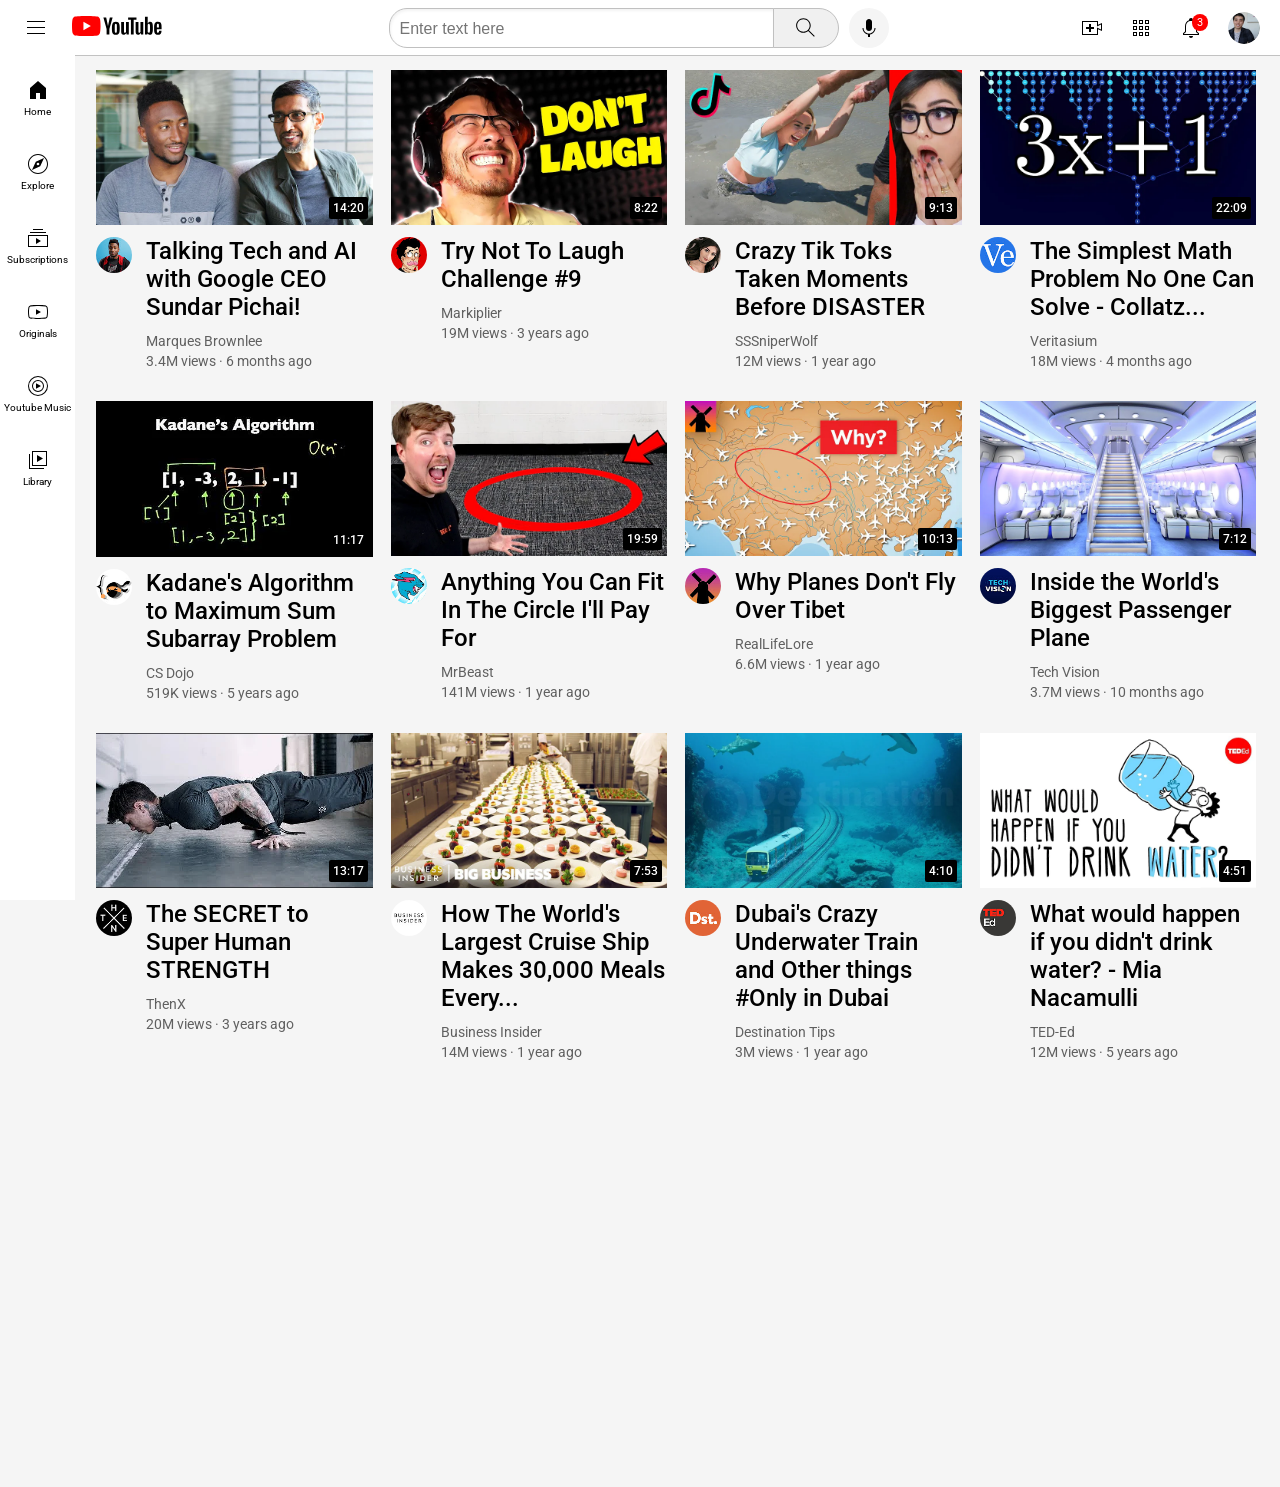
<file: index.html>
<!DOCTYPE html>
<html>
  <head>
    <title>Youtube Clone</title>
    <link rel="preconnect" href="https://fonts.googleapis.com">
    <link rel="preconnect" href="https://fonts.gstatic.com" crossorigin>
    <link href="https://fonts.googleapis.com/css2?family=Montserrat:wght@400;700;900&family=Roboto:wght@400;500;700&display=swap" rel="stylesheet">
    <link rel="stylesheet" href="styles/video.css">
    <link rel="stylesheet" href="styles/header.css">
    <link rel="stylesheet" href="styles/general.css">
    <link rel="stylesheet" href="styles/sidebar.css">
  </head>

  <body> 
    <header class="header">
      <div class="left-section">
        <img class="hamburger-menu" src="icons/hamburger-menu.svg">
        <a href="https://www.youtube.com">
          <img class="youtube-logo" src="icons/youtube-logo.svg">
        </a>
      </div>
      
      <div class="middle-section">
        <input class="search-bar" type="text" placeholder="Enter text here">
      <button class="search-button">
        <img class="search-icon" src="icons/search.svg">
      <div class="tooltip">Search</div>
      </button>
      <button class="voice-search-button">
        <img class="voice-search-icon" src="icons/voice-search-icon.svg">
        <div class="tooltip">Search with your voice</div>
      </button>
      </div>
      
      <div class="right-section">
        <div class="upload-icon-container">
          <img class="upload-icon" src="icons/upload.svg">
          <div class="tooltip">Create</div>
        </div>
        <div class="youtube-apps-container">
          <img class="youtube-apps-icon" src="icons/youtube-apps.svg">
          <div class="tooltip">Youtube Apps</div>
        </div>
        
        <div class="notifications-icon-container">
          <div class="notifications-icon-container2">
            <img class="notifications-icon" src="icons/notifications.svg">
            <div class="tooltip">Notifications</div>
          </div>
        <div class="notifications-count">3</div>
        </div>
        <img class="current-user-picture" src="icons/my-channel.jpeg">
      </div>
    </header>
    
    <nav class="sidebar">
     <div class="sidebar-link">
      <img src="icons/home.svg">
      <div>Home</div>
     </div>
     <div class="sidebar-link">
      <img src="icons/explore.svg">
      <div>Explore</div>
     </div>
     <div class="sidebar-link">
      <img src="icons/subscriptions.svg">
      <div>Subscriptions</div>
     </div>
     <div class="sidebar-link">
      <img src="icons/originals.svg">
      <div>Originals</div>
    </div>
     <div class="sidebar-link">
      <img src="icons/youtube-music.svg">
      <div>Youtube Music</div>
    </div>
     <div class="sidebar-link">
      <img src="icons/library.svg">
      <div>Library</div>
    </div>
  </nav>

  <main>
    <section class="video-grid">

      <div class="video-preview">
          <div class="thumbnail-row">
          <a href="https://www.youtube.com/watch?v=n2RNcPRtAiY">
            <img class="thumbnail" src="thumbnails/thumbnail-1.webp">
          </a>
        <div class="video-time">14:20</div>
        </div>
        
        <div class="video-info-grid">
          <div class="channel-picture">
            <a href="https://www.youtube.com/c/mkbhd">
              <img class="profile-picture" src="channel-pictures/channel-1.jpeg">
            </a>
            <!--Put position absolute inside position relative-->
            <div class="channel-tooltip">
              <div class="tooltip-row">
                <img class="tooltip-picture" src="channel-pictures/channel-1.jpeg">
              <div class="tooltip-stat">
                <p class="author-name">Marques Brownlee</p>
                <p class="subscription-stat">15M subscribers</p>
              </div>
              </div>
            </div>
          </div>
      
          <div class="video-info">
            <p class="video-title">
              <a 
              href="https://www.youtube.com/watch?v=n2RNcPRtAiY">
                Talking Tech and AI with Google CEO Sundar Pichai!</a>
            </p>
            <p class="video-author">
              <a href="https://www.youtube.com/c/mkbhd">Marques Brownlee</a>
            </p>
            <p class="video-stats">
              3.4M views &#183; 6 months ago
            </p>
          </div>              
        </div>
      </div>
  
      <div class="video-preview">
        <div class="thumbnail-row">
          <a href="https://www.youtube.com/watch?v=mP0RAo9SKZk">
            <img class="thumbnail" src="thumbnails/thumbnail-2.webp">
          </a>
          <div class="video-time">8:22</div>
        </div>
                
        <div class="video-info-grid">
          <div class="channel-picture">
            <a href="https://www.youtube.com/c/markiplier">
             <img class="profile-picture" src="channel-pictures/channel-2.jpeg">  
            </a>
            <div class="channel-tooltip">
              <div class="tooltip-row">
                <img class="tooltip-picture" src="channel-pictures/channel-2.jpeg">
              <div class="tooltip-stat">
                <p class="author-name">Markiplier</p>
                <p class="subscription-stat">30M subscribers</p>
              </div>
              </div>
            </div>
          </div>
  
          <div class="video-info">
            <p class="video-title">
              <a href="https://www.youtube.com/watch?v=mP0RAo9SKZk">
                Try Not To Laugh Challenge #9
              </a>
            </p>
            <p class="video-author">
              <a href="https://www.youtube.com/c/markiplier">
                Markiplier
              </a>
            </p>
            <p class="video-stats">
              19M views &#183; 3 years ago
            </p>
          </div>              
        </div>
      </div>
  
      <div class="video-preview">
        <div class="thumbnail-row">
          <a href="https://www.youtube.com/watch?v=FgjPQQeTh1w">
            <img class="thumbnail" src="thumbnails/thumbnail-3.webp">
          </a>
          <div class="video-time">9:13</div>
        </div>
                
        <div class="video-info-grid">
          <div class="channel-picture">
            <a href="https://www.youtube.com/user/SSSniperWolf">
              <img class="profile-picture" src="channel-pictures/channel-3.jpeg">
            </a>
            <div class="channel-tooltip">
              <div class="tooltip-row">
                <img class="tooltip-picture" src="channel-pictures/channel-3.jpeg">
              <div class="tooltip-stat">
                <p class="author-name">SSSniperWolf</p>
                <p class="subscription-stat">24M subscribers</p>
              </div>
              </div>
            </div>
          </div>
  
          <div class="video-info">
            <p class="video-title">
              <a href="https://www.youtube.com/watch?v=FgjPQQeTh1w">
                Crazy Tik Toks Taken Moments Before DISASTER
              </a>
            </p>
            <p class="video-author">
              <a href="https://www.youtube.com/user/SSSniperWolf">
                SSSniperWolf
              </a>
            </p>
            <p class="video-stats">
              12M views &#183; 1 year ago
            </p>
          </div>              
        </div>
      </div>
  
      <div class="video-preview">
        <div class="thumbnail-row">
          <a href="https://www.youtube.com/watch?v=094y1Z2wpJg">
            <img class="thumbnail" src="thumbnails/thumbnail-4.webp">
          </a>
          <div class="video-time">22:09</div>
        </div>
                
        <div class="video-info-grid">
          <div class="channel-picture">
            <a href="https://www.youtube.com/c/veritasium">
              <img class="profile-picture" src="channel-pictures/channel-4.jpeg">
            </a>
            <div class="channel-tooltip">
              <div class="tooltip-row">
                <img class="tooltip-picture" src="channel-pictures/channel-4.jpeg">
              <div class="tooltip-stat">
                <p class="author-name">Veritasium</p>
                <p class="subscription-stat">36M subscribers</p>
              </div>
              </div>
            </div>
          </div>
  
          <div class="video-info">
            <p class="video-title">
              <a href="https://www.youtube.com/watch?v=094y1Z2wpJg">
                The Simplest Math Problem No One Can Solve - Collatz...
              </a>
            </p>
            <p class="video-author">
              <a href="https://www.youtube.com/c/veritasium">
                Veritasium
              </a>
            </p>
            <p class="video-stats">
              18M views &#183; 4 months ago
            </p>
          </div>              
        </div>
      </div>
  
      <div class="video-preview">
        <div class="thumbnail-row">
          <a href="https://www.youtube.com/watch?v=86CQq3pKSUw">
            <img class="thumbnail" src="thumbnails/thumbnail-5.webp">
          </a>
          <div class="video-time">11:17</div>
        </div>
                
        <div class="video-info-grid">
          <div class="channel-picture">
            <a href="https://www.youtube.com/c/CSDojo">
              <img class="profile-picture" src="channel-pictures/channel-5.jpeg">
            </a>
            <div class="channel-tooltip">
              <div class="tooltip-row">
                <img class="tooltip-picture" src="channel-pictures/channel-5.jpeg">
              <div class="tooltip-stat">
                <p class="author-name">CS Dojo</p>
                <p class="subscription-stat">6M subscribers</p>
              </div>
              </div>
            </div>
          </div>
  
          <div class="video-info">
            <p class="video-title">
              <a href="https://www.youtube.com/watch?v=86CQq3pKSUw">
                Kadane's Algorithm to Maximum Sum Subarray Problem
              </a>
            </p>
            <p class="video-author">
              <a href="https://www.youtube.com/c/CSDojo">
                CS Dojo
              </a>
            </p>
            <p class="video-stats">
              519K views &#183; 5 years ago
            </p>
          </div>              
        </div>
      </div>
  
      <div class="video-preview">
        <div class="thumbnail-row">
          <a href="https://www.youtube.com/watch?v=yXWw0_UfSFg">
            <img class="thumbnail" src="thumbnails/thumbnail-6.webp">
          </a>
          <div class="video-time">19:59</div>
        </div>
                
        <div class="video-info-grid">
          <div class="channel-picture">
            <a href="https://www.youtube.com/channel/UCX6OQ3DkcsbYNE6H8uQQuVA">
              <img class="profile-picture" src="channel-pictures/channel-6.jpeg">
            </a>
            <div class="channel-tooltip">
              <div class="tooltip-row">
                <img class="tooltip-picture" src="channel-pictures/channel-6.jpeg">
              <div class="tooltip-stat">
                <p class="author-name">MrBeast</p>
                <p class="subscription-stat">200M subscribers</p>
              </div>
              </div>
            </div>
          </div>
  
          <div class="video-info">
            <p class="video-title">
              <a href="https://www.youtube.com/watch?v=yXWw0_UfSFg">
                Anything You Can Fit In The Circle I'll Pay For
              </a>
            </p>
            <p class="video-author">
              <a href="https://www.youtube.com/channel/UCX6OQ3DkcsbYNE6H8uQQuVA">
                MrBeast
              </a>
            </p>
            <p class="video-stats">
              141M views &#183; 1 year ago
            </p>
          </div>              
        </div>
      </div>
  
      <div class="video-preview">
        <div class="thumbnail-row">
          <a href="https://www.youtube.com/watch?v=fNVa1qMbF9Y">
            <img class="thumbnail" src="thumbnails/thumbnail-7.webp">
          </a>
          <div class="video-time">10:13</div>
        </div>
                
        <div class="video-info-grid">
          <div class="channel-picture">
            <a href="https://www.youtube.com/channel/UCP5tjEmvPItGyLhmjdwP7Ww">
              <img class="profile-picture" src="channel-pictures/channel-7.jpeg">
            </a>
            <div class="channel-tooltip">
              <div class="tooltip-row">
                <img class="tooltip-picture" src="channel-pictures/channel-7.jpeg">
              <div class="tooltip-stat">
                <p class="author-name">RealLifeLore</p>
                <p class="subscription-stat">14M subscribers</p>
              </div>
              </div>
            </div>
          </div>
  
          <div class="video-info">
            <p class="video-title">
              <a href="https://www.youtube.com/watch?v=fNVa1qMbF9Y">
                Why Planes Don't Fly Over Tibet
              </a>
            </p>
            <p class="video-author">
              <a href="https://www.youtube.com/channel/UCP5tjEmvPItGyLhmjdwP7Ww">
                RealLifeLore
              </a>
            </p>
            <p class="video-stats">
              6.6M views &#183; 1 year ago
            </p>
          </div>              
        </div>
      </div>
    
      <div class="video-preview">
        <div class="thumbnail-row">
          <a href="https://www.youtube.com/watch?v=lFm4EM1juls">
            <img class="thumbnail" src="thumbnails/thumbnail-8.webp">
          </a>
          <div class="video-time">7:12</div>
        </div>
                
        <div class="video-info-grid">
          <div class="channel-picture">
            <a href="https://www.youtube.com/channel/UCHAK6CyegY22Zj2GWrcaIxg">
              <img class="profile-picture" src="channel-pictures/channel-8.jpeg">
            </a>
            <div class="channel-tooltip">
              <div class="tooltip-row">
                <img class="tooltip-picture" src="channel-pictures/channel-8.jpeg">
              <div class="tooltip-stat">
                <p class="author-name">Tech Vision</p>
                <p class="subscription-stat">9M subscribers</p>
              </div>
              </div>
            </div>
          </div>
  
          <div class="video-info">
            <p class="video-title">
              <a href="https://www.youtube.com/watch?v=lFm4EM1juls">
                Inside the World's Biggest Passenger Plane
              </a>
            </p>
            <p class="video-author">
              <a href="https://www.youtube.com/channel/UCHAK6CyegY22Zj2GWrcaIxg">
                Tech Vision
              </a>
            </p>
            <p class="video-stats">
              3.7M views &#183; 10 months ago
            </p>
          </div>              
        </div>
      </div>
  
      <div class="video-preview">
        <div class="thumbnail-row">
          <a href="https://www.youtube.com/watch?v=ixmxOlcrlUc">
            <img class="thumbnail" src="thumbnails/thumbnail-9.webp">
          </a>
          <div class="video-time">13:17</div>
        </div>
                
        <div class="video-info-grid">
          <div class="channel-picture">
            <a href="https://www.youtube.com/c/OFFICIALTHENXSTUDIOS">
              <img class="profile-picture" src="channel-pictures/channel-9.jpeg">
            </a>
            <div class="channel-tooltip">
              <div class="tooltip-row">
                <img class="tooltip-picture" src="channel-pictures/channel-9.jpeg">
              <div class="tooltip-stat">
                <p class="author-name">ThenX</p>
                <p class="subscription-stat">40M subscribers</p>
              </div>
              </div>
            </div>
          </div>
  
          <div class="video-info">
            <p class="video-title">
              <a href="https://www.youtube.com/watch?v=ixmxOlcrlUc">
                The SECRET to Super Human STRENGTH
              </a>
            </p>
            <p class="video-author">
              <a href="https://www.youtube.com/c/OFFICIALTHENXSTUDIOS">
                ThenX
              </a>
            </p>
            <p class="video-stats">
              20M views &#183; 3 years ago
            </p>
          </div>              
        </div>
      </div>
  
      <div class="video-preview">
        <div class="thumbnail-row">
          <a href="https://www.youtube.com/watch?v=R2vXbFp5C9o">
            <img class="thumbnail" src="thumbnails/thumbnail-10.webp">
          </a>
          <div class="video-time">7:53</div>
        </div>
                
        <div class="video-info-grid">
          <div class="channel-picture">
            <a href="https://www.youtube.com/user/businessinsider">
              <img class="profile-picture" src="channel-pictures/channel-10.jpeg">
            </a>
            <div class="channel-tooltip">
              <div class="tooltip-row">
                <img class="tooltip-picture" src="channel-pictures/channel-10.jpeg">
              <div class="tooltip-stat">
                <p class="author-name">Business Insider</p>
                <p class="subscription-stat">28M subscribers</p>
              </div>
              </div>
            </div>
          </div>
  
          <div class="video-info">
            <p class="video-title">
              <a href="https://www.youtube.com/watch?v=R2vXbFp5C9o">
                How The World's Largest Cruise Ship Makes 30,000 Meals Every...
              </a>
            </p>
            <p class="video-author">
              <a href="https://www.youtube.com/user/businessinsider">
                Business Insider
              </a>
            </p>
            <p class="video-stats">
              14M views &#183; 1 year ago
            </p>
          </div>              
        </div>
      </div>
  
      <div class="video-preview">
        <div class="thumbnail-row">
          <a href="https://www.youtube.com/watch?v=0nZuYyXET3s">
            <img class="thumbnail" src="thumbnails/thumbnail-11.webp">
          </a>
          <div class="video-time">4:10</div>
        </div>
                
        <div class="video-info-grid">
          <div class="channel-picture">
            <a href="https://www.youtube.com/c/Destinationtips">
              <img class="profile-picture" src="channel-pictures/channel-11.jpeg">
            </a>
            <div class="channel-tooltip">
              <div class="tooltip-row">
                <img class="tooltip-picture" src="channel-pictures/channel-11.jpeg">
              <div class="tooltip-stat">
                <p class="author-name">Destination Tips</p>
                <p class="subscription-stat">6M subscribers</p>
              </div>
              </div>
            </div>
          </div>
  
          <div class="video-info">
            <p class="video-title">
              <a href="https://www.youtube.com/watch?v=0nZuYyXET3s">
                Dubai's Crazy Underwater Train and Other things #Only in Dubai
              </a>
            </p>
            <p class="video-author">
              <a href="https://www.youtube.com/c/Destinationtips">
                Destination Tips
              </a>
            </p>
            <p class="video-stats">
              3M views &#183; 1 year ago
            </p>
          </div>              
        </div>
      </div>
  
      <div class="video-preview">
        <div class="thumbnail-row">
          <a href="https://www.youtube.com/watch?v=9iMGFqMmUFs">
            <img class="thumbnail" src="thumbnails/thumbnail-12.webp">
          </a>
          <div class="video-time">4:51</div>
        </div>
                
        <div class="video-info-grid">
          <div class="channel-picture">
            <a href="https://www.youtube.com/teded">
              <img class="profile-picture" src="channel-pictures/channel-12.jpeg">
            </a>
            <div class="channel-tooltip">
              <div class="tooltip-row">
                <img class="tooltip-picture" src="channel-pictures/channel-12.jpeg">
              <div class="tooltip-stat">
                <p class="author-name">TED-Ed</p>
                <p class="subscription-stat">24M subscribers</p>
              </div>
              </div>
            </div>
          </div>
  
          <div class="video-info">
            <p class="video-title">
              <a href="https://www.youtube.com/watch?v=9iMGFqMmUFs">
                What would happen if you didn't drink water? - Mia Nacamulli
              </a>
            </p>
            <p class="video-author">
              <a href="https://www.youtube.com/teded">
                TED-Ed
              </a>
            </p>
            <p class="video-stats">
              12M views &#183; 5 years ago
            </p>
          </div>              
        </div>
      </div>
    </section>
  </main>
  </body>
</html>
</file>
<file: styles/video.css>
.thumbnail {
  width: 100%;
}

.thumbnail-row {
  position: relative;
  margin-bottom: 8px;
}

 .profile-picture {
  width: 36px;
  border-radius: 50px;
}

.video-title {
  margin-top: 0;
  font-size: 14px;
  font-weight: 500;
  line-height: 18px;
  margin-bottom: 10px;
}

.video-author, .video-stats {
  font-size: 12px;
  color: rgb(96, 96, 96);
  line-height: 20px;
}

.video-info-grid {
  display: grid;
  grid-template-columns: 50px 1fr;
}

.channel-picture .channel-tooltip {
  display: inline-block;
  min-width: 220px;
  max-width: 250px;
  height: 70px;
  background-color: white;
  border-radius: 10px;
  z-index: 400;
  box-shadow: 5px 5px 7px rgba(0, 0, 0, 0.4);

  position: relative;
  bottom: -10px;
  opacity: 0;
  transition: opacity 0.15s;
  pointer-events: none;
}

.tooltip-row {
  display: flex;
  align-items: center;
  padding-top: 10px;
  padding-left: 10px;
  font-family: Roboto, Arial;
  position: absolute;
}

.channel-picture:hover .channel-tooltip {
  opacity: 1;
}

.tooltip-picture {
  width: 45px;
  border-radius: 25px;
  margin-right: 8px;
}

.video-grid {
  display: grid;
  grid-template-columns: 1fr 1fr 1fr;
  column-gap: 18px;
  row-gap: 30px;
}

@media (max-width: 750px) {
  .video-grid {
    grid-template-columns: 1fr 1fr;
  }
}

@media (min-width: 751px) and (max-width: 999px) {
  .video-grid {
    grid-template-columns: 1fr 1fr 1fr;
  }
}

@media (min-width: 1000px) {
  .video-grid {
    grid-template-columns: 1fr 1fr 1fr 1fr;
  }

  .video-title {
    font-size: 24px;
    line-height: 28px;
  }

  .video-author, .video-stats {
    font-size: 14px;
  }
}

.author-name {
  font-size: 16px;
  font-weight: 500;
  line-height: 22px;
}

.subscription-stat {
  font-size: 14px;
  color: gray;
  line-height: 22px;
}
.video-time {
  background-color: black;
  color: white;
  position: absolute;
  bottom: 10px;
  right: 5px;
  font-size: 12px;
  font-weight: 500;
  padding: 4px;
  border-radius: 2px;
}

.video-title a, .video-author a {
  text-decoration: none;
  color: inherit;
}
</file>
<file: styles/header.css>
.header {
  height: 55px;
  display: flex;
  flex-direction: row;
  justify-content: space-between;

  position: fixed;
  top: 0;
  left: 0;
  right: 0;
  z-index: 100;
  background-color: white;

  border-bottom-width: 1px;
  border-bottom-color: rgb(194, 194, 194);
  border-bottom-style: solid;
}

.left-section {
  align-items: center;
  display: flex;
}

.hamburger-menu {
  height: 24px;
  margin-left: 24px;
  margin-right: 24px;
}

.youtube-logo {
  height: 20px;
}

.middle-section {
  flex: 1;
  margin-left: 70px;
  margin-right: 35px;
  max-width: 500px;
  display: flex;
  align-items: center;
}

.search-bar {
  flex: 1; 
  height: 36px;
  padding-left: 10px;
  font-size: 20px;
  border: 1px solid rgb(192, 192, 192);
  border-radius: 2px;
  box-shadow: inset 1px 2px 3px rgba(0, 0, 0, 0.05);
  width: 0;
  border-radius: 18px 0px 0px 18px;
}

.search-bar::placeholder {
  font-size: 16px;
  
}
.search-button {
  height: 40px;
  width: 66px;
  background-color: rgb(240, 240, 240);
  border-width: 1px;
  border-style: solid;
  border-color: rgb(192, 192, 192);
  margin-left: -1px;
  margin-right: 10px;
  border-radius: 0px 20px 20px 0px; 
}

.search-button, 
.voice-search-button, 
.upload-icon-container,
.youtube-apps-container, 
.notifications-icon-container2 {
  display: flex;
  justify-content: center;
  align-items: center;
  position: relative;
  cursor: pointer;
}

.search-button .tooltip, 
.voice-search-button .tooltip, 
.upload-icon-container .tooltip, 
.youtube-apps-container .tooltip, 
.notifications-icon-container2 .tooltip {
  position: absolute;
  background-color: rgba(0, 0, 0, 0.6);
  color: white;
  padding-top: 8px;
  padding-bottom: 8px;
  padding-left: 8px;
  padding-right: 8px;
  border-radius: 4px;
  font-size: 12px;
  bottom: -40px;
  opacity: 0;
  transition: opacity 0.15s;
  pointer-events: none;
  white-space: nowrap;
}

.search-button:hover .tooltip, 
.voice-search-button:hover .tooltip, 
.upload-icon-container:hover .tooltip, 
.youtube-apps-container:hover .tooltip, 
.notifications-icon-container2:hover .tooltip {
  opacity: 1;
}
.search-icon {
  height: 25px;
}
.voice-search-button {
  height: 40px;
  width: 40px;
  border-radius: 20px;
  border: none;
  background-color: rgb(245, 245, 245);
}

.voice-search-icon, 
.upload-icon, 
.youtube-apps-icon, 
.notifications-icon {
  height: 24px;
}

.right-section {
  width: 180px;
  display: flex;
  align-items: center;
  justify-content: space-between;
  margin-right: 20px;
  flex-shrink: 0;
}

.notifications-icon-container {
  position: relative; 
}

.notifications-count {
  position: absolute;
  top: -2px;
  right: -5px;
  background-color: red;
  color: white;
  font-size: 11px;
  padding-top: 2px;
  padding-bottom: 2px;
  padding-left: 5px;
  padding-right: 5px;
  border-radius: 10px;
}
.current-user-picture {
  height: 32px;
  border-radius: 16px;
}
</file>
<file: styles/general.css>
p {
  margin-top: 0;
  margin-bottom: 0;
}

body {
  font-family: Roboto, Arial;
  margin: 0;
  margin-bottom: 200px;
  padding-top: 70px;
  padding-left: 96px;
  padding-right: 24px;
  padding-bottom: 100px;
  background-color: rgb(245, 245, 245);
  min-height: 1117.2px;
}
</file>
<file: styles/sidebar.css>
.sidebar {
  position: fixed;
  left: 0;
  bottom: 0;
  top: 55px;
  background-color: white;
  width: 75px;
  z-index: 200;
  padding-top: 5px;
}

.sidebar-link {
  height: 74px;
  display: flex;
  flex-direction: column;
  justify-content: center;
  align-items: center;
  cursor: pointer;
}

.sidebar-link:hover {
  background-color: rgb(235, 235, 235);
}

.sidebar-link img {
  height: 24px;
  margin-bottom: 4px;
}

.sidebar-link div {
  font-size: 10px;
}
</file>
